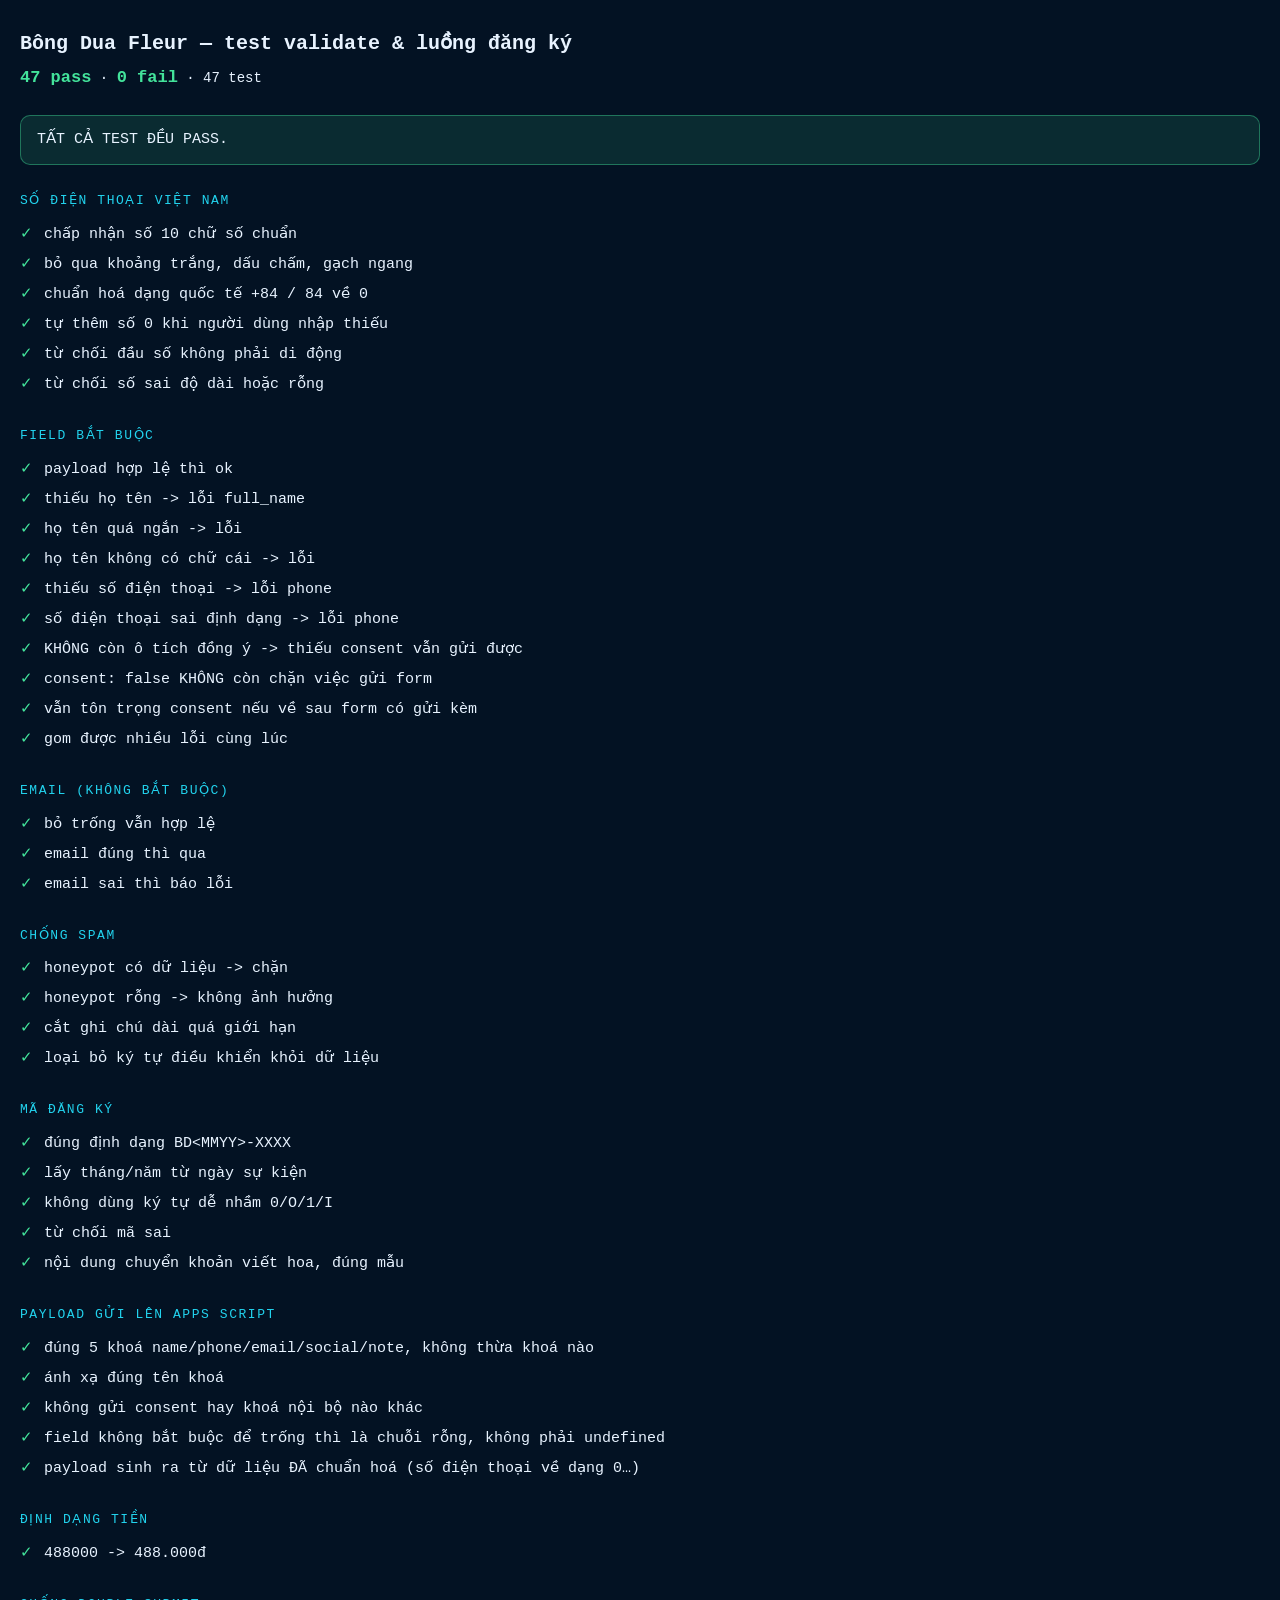
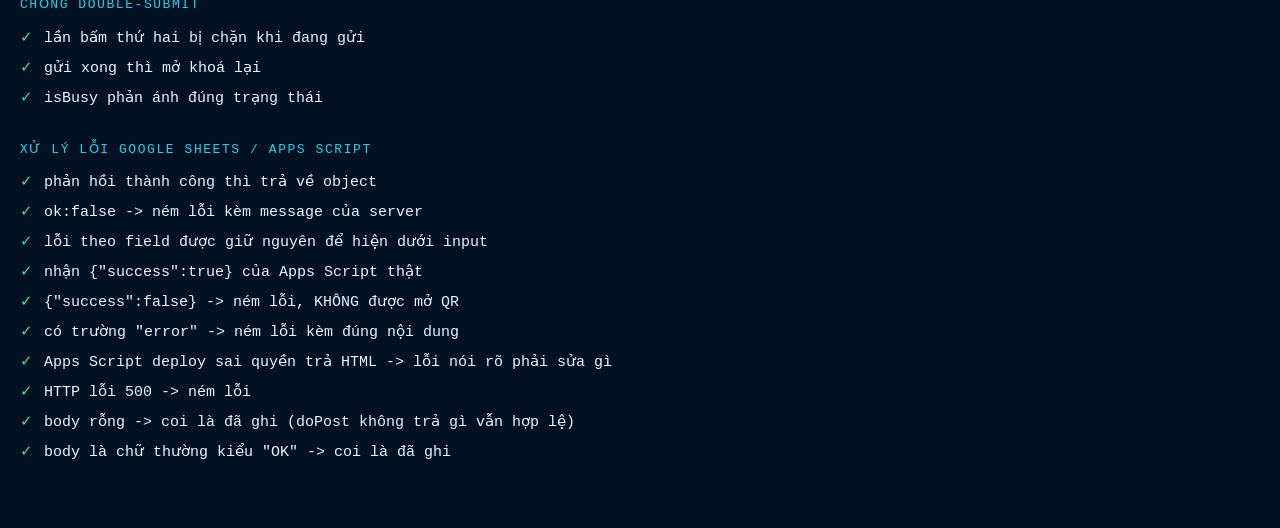
<file: tests/index.html>
<!DOCTYPE html>
<html lang="vi">
<head>
<meta charset="utf-8">
<meta name="viewport" content="width=device-width, initial-scale=1">
<title>Test — Bông Dua Fleur</title>
<style>
  :root { color-scheme: dark; }
  body { margin: 0; padding: 28px 20px 60px; background: #031223; color: #E8F3FF;
         font: 15px/1.6 ui-monospace, Consolas, monospace; }
  h1 { font-size: 20px; margin: 0 0 4px; }
  .sum { margin: 0 0 24px; font-size: 14px; }
  .sum b { font-size: 17px; }
  .pass { color: #43E39B; } .fail { color: #FF8FA0; }
  h2 { font-size: 13px; letter-spacing: .12em; text-transform: uppercase;
       color: #22D3EE; margin: 26px 0 8px; font-weight: 500; }
  ul { list-style: none; padding: 0; margin: 0; }
  li { padding: 3px 0 3px 24px; position: relative; }
  li::before { position: absolute; left: 0; }
  li.ok::before { content: '✓'; color: #43E39B; }
  li.no::before { content: '✕'; color: #FF8FA0; }
  .msg { display: block; color: #FF8FA0; padding-left: 2px; font-size: 13px; }
  #banner { padding: 12px 16px; border-radius: 10px; margin-bottom: 20px; font-size: 15px; }
  #banner.ok { background: rgba(67,227,155,.12); border: 1px solid rgba(67,227,155,.4); }
  #banner.no { background: rgba(255,143,160,.12); border: 1px solid rgba(255,143,160,.4); }
</style>
</head>
<body>
<h1>Bông Dua Fleur — test validate &amp; luồng đăng ký</h1>
<p class="sum" id="sum">Đang chạy…</p>
<div id="banner"></div>
<div id="out"></div>

<script src="../assets/js/validate.js"></script>
<script src="spec.js"></script>
<script>
(function () {
  var results = window.BongDuaSpec.run(window.BongDuaValidate);
  var pass = results.filter(function (r) { return r.ok; }).length;
  var fail = results.length - pass;

  document.getElementById('sum').innerHTML =
    '<b class="pass">' + pass + ' pass</b> · ' +
    '<b class="' + (fail ? 'fail' : 'pass') + '">' + fail + ' fail</b> · ' +
    results.length + ' test';

  var banner = document.getElementById('banner');
  banner.className = fail ? 'no' : 'ok';
  banner.textContent = fail
    ? 'CÓ TEST HỎNG — xem chi tiết bên dưới.'
    : 'TẤT CẢ TEST ĐỀU PASS.';

  var out = document.getElementById('out');
  var groups = [];
  results.forEach(function (r) { if (groups.indexOf(r.group) < 0) groups.push(r.group); });

  groups.forEach(function (g) {
    var h = document.createElement('h2');
    h.textContent = g;
    out.appendChild(h);
    var ul = document.createElement('ul');
    results.filter(function (r) { return r.group === g; }).forEach(function (r) {
      var li = document.createElement('li');
      li.className = r.ok ? 'ok' : 'no';
      li.textContent = r.name;
      if (!r.ok) {
        var s = document.createElement('span');
        s.className = 'msg';
        s.textContent = '↳ ' + r.message;
        li.appendChild(s);
      }
      ul.appendChild(li);
    });
    out.appendChild(ul);
  });

  // Cho công cụ tự động đọc kết quả
  window.__testSummary = { total: results.length, pass: pass, fail: fail,
    failures: results.filter(function (r) { return !r.ok; }) };
  document.title = (fail ? '✕ ' : '✓ ') + pass + '/' + results.length + ' — Test Bông Dua';
})();
</script>
</body>
</html>
</file>
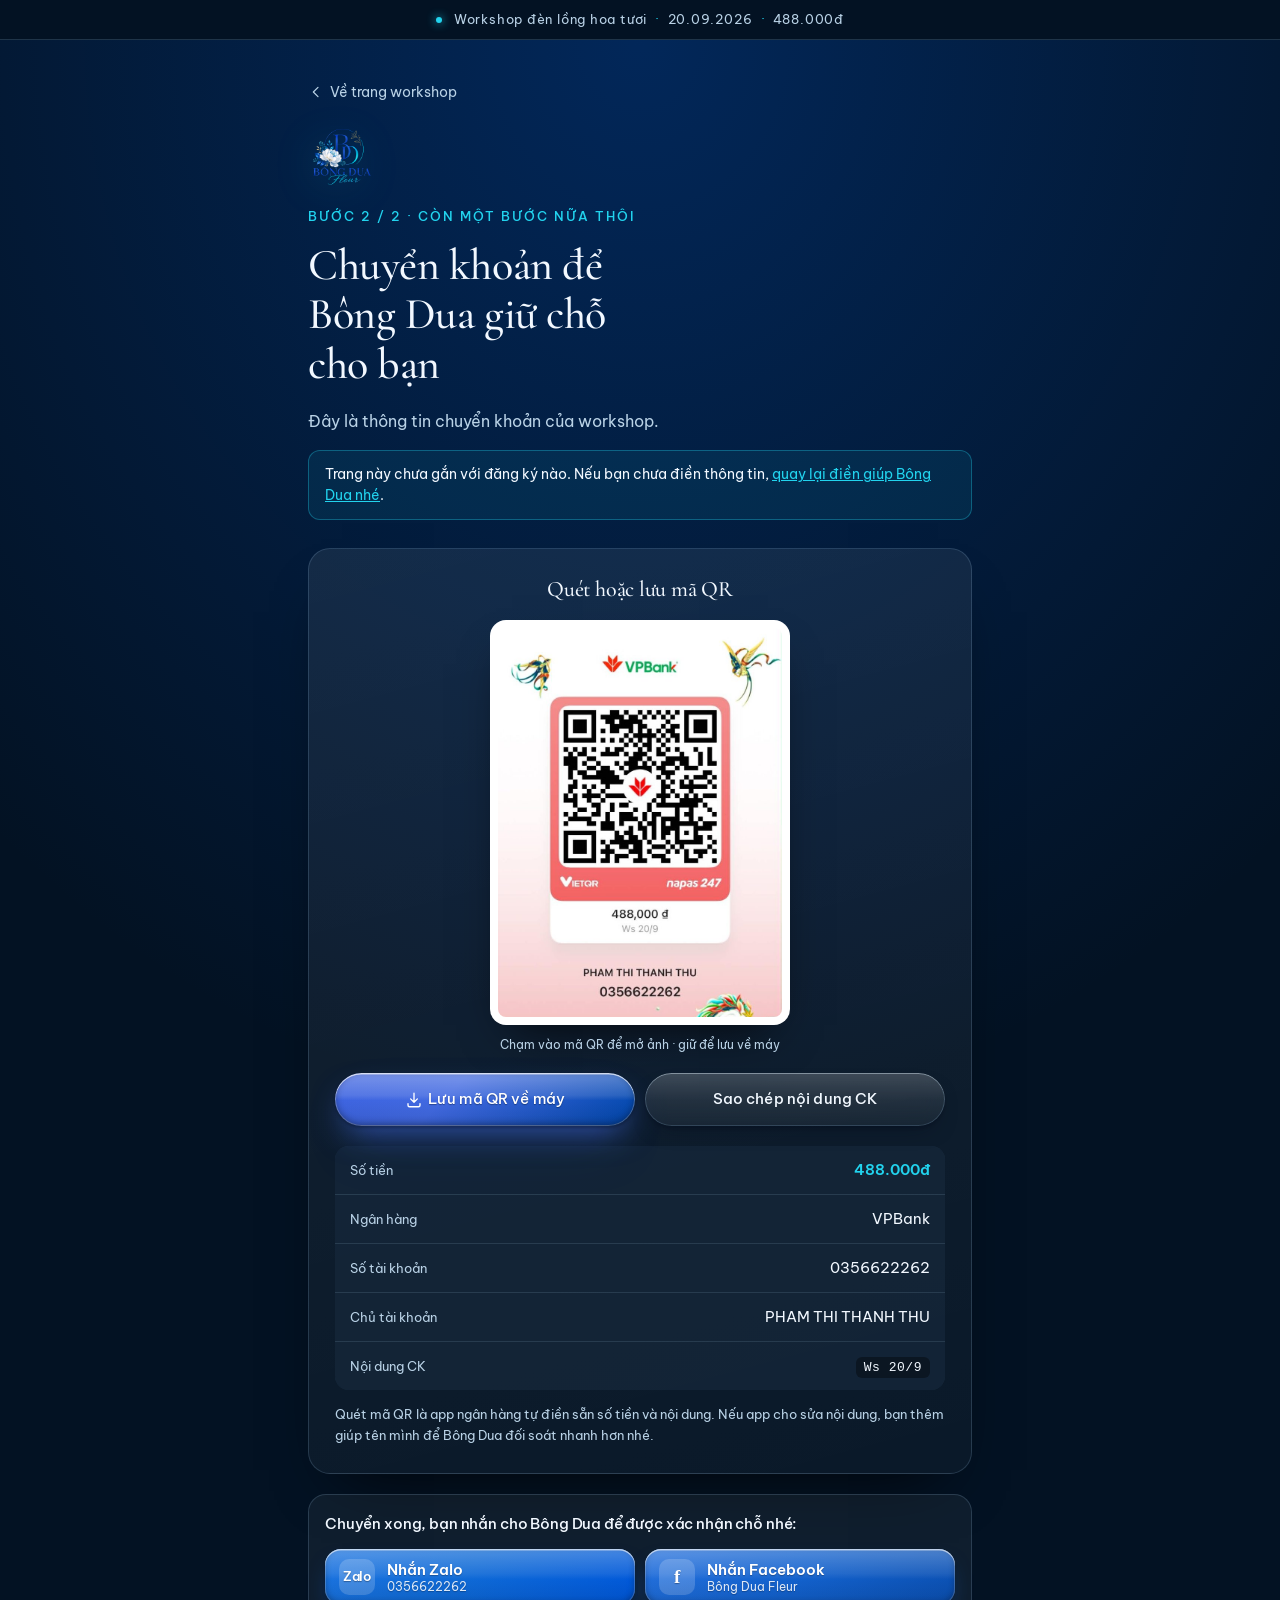
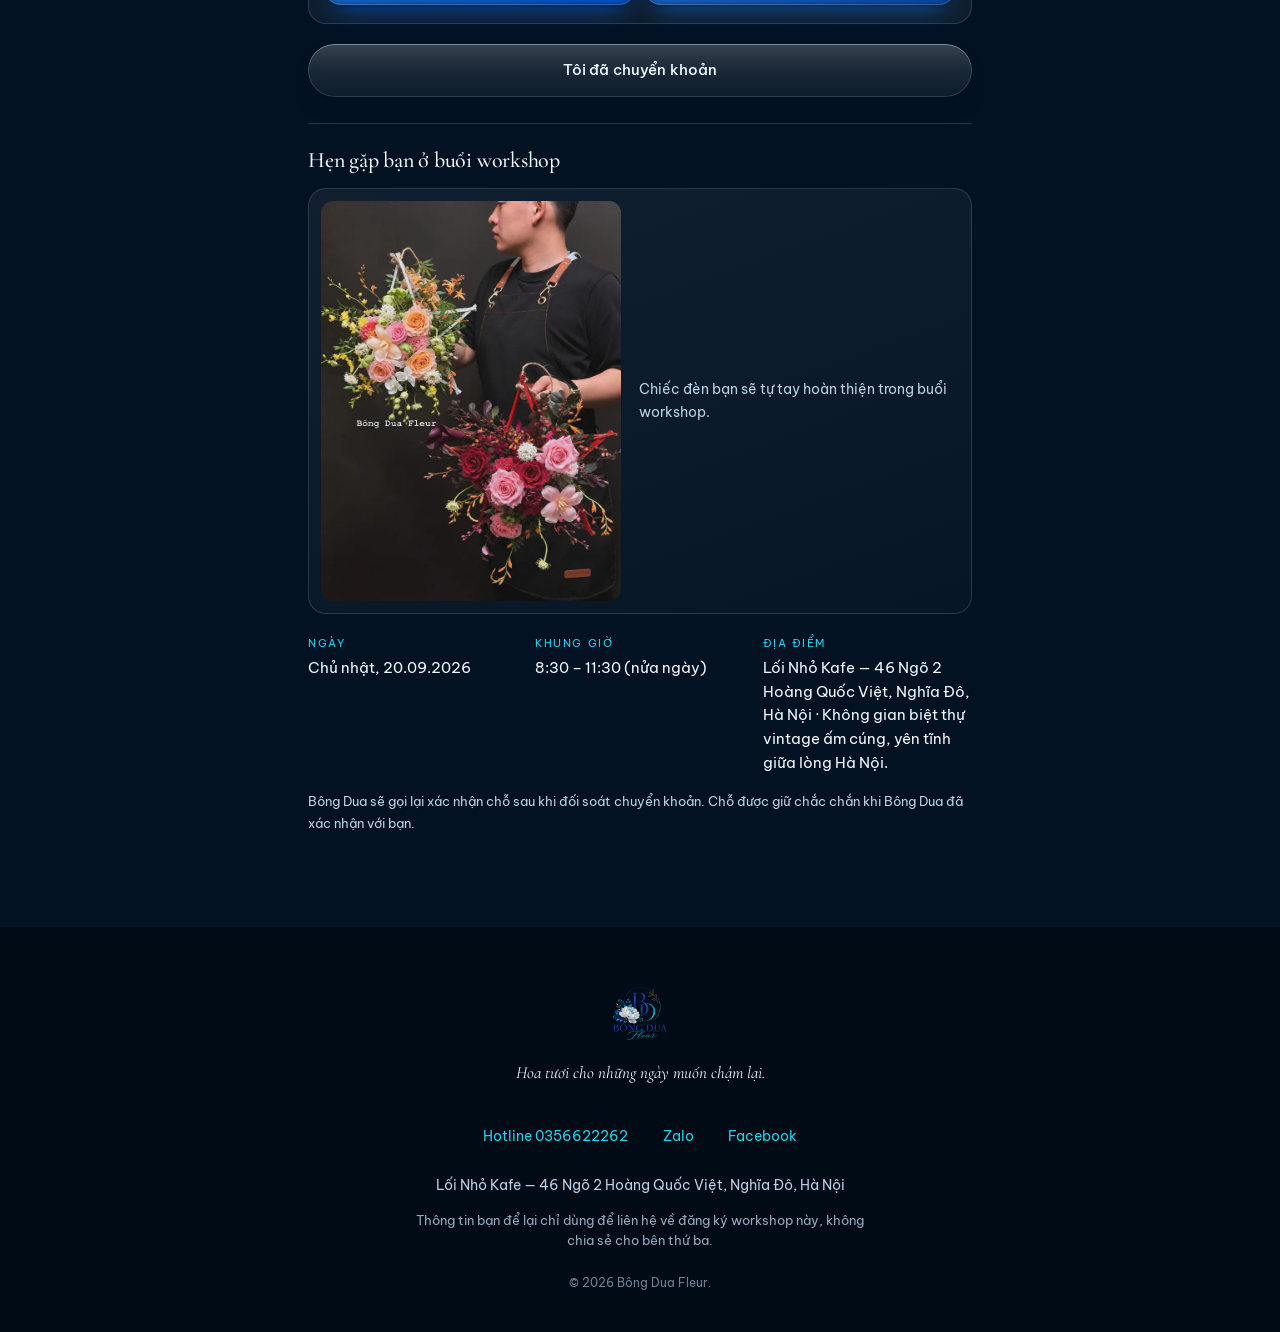
<file: thanh-toan.html>
<!DOCTYPE html>
<html lang="vi">
<head>
<meta charset="utf-8">
<meta name="viewport" content="width=device-width, initial-scale=1, viewport-fit=cover">
<title>Chuyển khoản giữ chỗ · Workshop đèn lồng hoa tươi — Bông Dua Fleur</title>
<meta name="description" content="Thông tin chuyển khoản 488.000đ giữ chỗ workshop đèn lồng hoa tươi Bông Dua Fleur ngày 20.09.2026.">
<meta name="theme-color" content="#031223">
<!-- Trang cá nhân hoá cho từng khách, không cần Google lập chỉ mục. -->
<meta name="robots" content="noindex, nofollow">

<link rel="icon" href="assets/img/logo-400.png" type="image/png">
<link rel="apple-touch-icon" href="assets/img/logo-400.png">

<link rel="preconnect" href="https://fonts.googleapis.com">
<link rel="preconnect" href="https://fonts.gstatic.com" crossorigin>
<link href="https://fonts.googleapis.com/css2?family=Be+Vietnam+Pro:wght@300;400;500;600&family=Cormorant+Garamond:wght@400;500;600&display=swap" rel="stylesheet">

<link rel="preload" as="image" href="assets/img/payment-qr-760.jpg" fetchpriority="high">
<link rel="stylesheet" href="assets/css/styles.css">
</head>
<body class="paybody">

<a class="skip-link" href="#pay-qr">Bỏ qua, tới mã QR</a>

<div class="announce" role="region" aria-label="Thông tin nhanh về workshop">
  <p>
    <span class="announce__dot" aria-hidden="true"></span>
    Workshop đèn lồng hoa tươi
    <span class="announce__sep" aria-hidden="true">·</span>
    <span data-cfg="event.dateShort">20.09.2026</span>
    <span class="announce__sep" aria-hidden="true">·</span>
    <span data-cfg="event.priceLabel">488.000đ</span>
  </p>
</div>

<main class="paypage">
  <div class="wrap wrap--narrow">

    <a class="paypage__back" href="index.html">
      <svg viewBox="0 0 24 24" aria-hidden="true" focusable="false"><path d="M15 5l-7 7 7 7"/></svg>
      Về trang workshop
    </a>

    <header class="paypage__head">
      <img class="paypage__logo" src="assets/img/logo-400.png" srcset="assets/img/logo-400.png 400w" sizes="76px" width="1254" height="1254" alt="Bông Dua Fleur">
      <p class="eyebrow">Bước 2 / 2 <span aria-hidden="true">·</span> Còn một bước nữa thôi</p>
      <h1 class="paypage__title">Chuyển khoản để Bông&nbsp;Dua giữ chỗ cho bạn</h1>
      <p class="paypage__hello" id="pay-hello"></p>

      <p class="paypage__alert" id="no-booking" hidden>
        Trang này chưa gắn với đăng ký nào. Nếu bạn chưa điền thông tin,
        <a href="index.html#dang-ky">quay lại điền giúp Bông Dua nhé</a>.
      </p>

      <p class="paypage__alert paypage__alert--demo" id="demo-note" hidden>
        <strong>Chế độ thử:</strong> đăng ký vừa rồi chưa được ghi vào Google Sheets.
      </p>
    </header>

    <!-- ═══════════════════════════════ MÃ QR ═══════════════════════════ -->
    <section class="paycard" aria-labelledby="qr-title">
      <h2 class="paycard__title" id="qr-title">Quét hoặc lưu mã QR</h2>

      <div class="pay__qr" id="pay-qr"></div>

      <div class="paypage__actions">
        <button class="btn btn--primary btn--glow" type="button" id="save-qr" hidden>
          <svg viewBox="0 0 24 24" aria-hidden="true" focusable="false" class="ic"><path d="M12 3v12m0 0l-4.5-4.5M12 15l4.5-4.5M4 17v2a2 2 0 002 2h12a2 2 0 002-2v-2"/></svg>
          <span class="btn__label">Lưu mã QR về máy</span>
        </button>
        <button class="btn btn--ghost" type="button" id="copy-content">
          <span class="btn__label">Sao chép nội dung CK</span>
        </button>
      </div>

      <dl class="pay__rows">
        <div><dt>Số tiền</dt><dd class="pay__amount"><s class="price-old" data-cfg-row="promo" data-cfg="event.priceOriginal">1.500.000đ</s> <span data-cfg="event.priceLabel">488.000đ</span></dd></div>
        <div id="row-bank"><dt>Ngân hàng</dt><dd id="pay-bank">—</dd></div>
        <div id="row-acc"><dt>Số tài khoản</dt><dd id="pay-acc">—</dd></div>
        <div id="row-name"><dt>Chủ tài khoản</dt><dd id="pay-name">—</dd></div>
        <div><dt>Nội dung CK</dt><dd class="pay__content"><code id="pay-content">—</code></dd></div>
        <div id="row-regid" hidden><dt>Mã giữ chỗ</dt><dd><code id="reg-id">—</code></dd></div>
      </dl>

      <p class="paypage__micro">Quét mã QR là app ngân hàng tự điền sẵn số tiền và nội dung. Nếu app cho sửa nội dung, bạn thêm giúp tên mình để Bông Dua đối soát nhanh hơn nhé.</p>
    </section>

    <!-- ═══════════════════════════════ LIÊN HỆ ═════════════════════════ -->
    <section class="social" id="pay-social" aria-labelledby="social-title">
      <h2 class="social__lead" id="social-title">Chuyển xong, bạn nhắn cho Bông Dua để được xác nhận chỗ nhé:</h2>
      <div class="social__row" id="social-links"></div>
    </section>

    <!-- ═══════════════════════════════ GHI NHẬN ════════════════════════ -->
    <section class="paypage__claim">
      <button class="btn btn--ghost btn--block" type="button" id="claim-btn">
        <span class="btn__label">Tôi đã chuyển khoản</span>
      </button>
      <p class="paypage__claimed" id="claim-msg" hidden></p>
    </section>

    <!-- ═══════════════════════════════ NHẮC LẠI ════════════════════════ -->
    <section class="paypage__recap" aria-labelledby="recap-title">
      <h2 class="paypage__recaptitle" id="recap-title">Hẹn gặp bạn ở buổi workshop</h2>

      <!-- Nhắc lại khách đang trả tiền cho cái gì, ngay lúc họ chuyển khoản. -->
      <figure class="paypage__proof">
        <picture>
          <source type="image/webp" sizes="(min-width: 620px) 300px, 88vw"
            srcset="assets/img/thanh-qua-doi-720.webp 720w, assets/img/thanh-qua-doi-1086.webp 1086w">
          <img src="assets/img/thanh-qua-doi-720.jpg" width="1086" height="1448" loading="lazy" decoding="async"
            sizes="(min-width: 620px) 300px, 88vw"
            srcset="assets/img/thanh-qua-doi-720.jpg 720w, assets/img/thanh-qua-doi-1086.jpg 1086w"
            alt="Người mặc tạp dề cầm hai chiếc đèn lồng ngôi sao hoa tươi, một chiếc tông cam hồng và một chiếc tông đỏ mận.">
        </picture>
        <figcaption>Chiếc đèn bạn sẽ tự tay hoàn thiện trong buổi workshop.</figcaption>
      </figure>
      <dl class="paypage__recaplist">
        <div><dt>Ngày</dt><dd data-cfg="event.dateLabel">Chủ nhật, 20.09.2026</dd></div>
        <div><dt>Khung giờ</dt><dd data-cfg="info.time">Nửa ngày</dd></div>
        <div><dt>Địa điểm</dt><dd data-cfg="info.place">Café tại Hà Nội</dd></div>
      </dl>
      <p class="paypage__recapnote">Bông Dua sẽ gọi lại xác nhận chỗ sau khi đối soát chuyển khoản. Chỗ được giữ chắc chắn khi Bông Dua đã xác nhận với bạn.</p>
    </section>

  </div>
</main>

<footer class="footer">
  <div class="wrap">
    <img class="footer__logo" src="assets/img/logo-400.png" width="1254" height="1254" loading="lazy" alt="Bông Dua Fleur">
    <p class="footer__tag">Hoa tươi cho những ngày muốn chậm lại.</p>
    <ul class="footer__links" id="footer-links"></ul>
    <p class="footer__fallback" id="footer-fallback"></p>
    <p class="footer__addr" id="footer-addr"></p>
    <p class="footer__privacy">Thông tin bạn để lại chỉ dùng để liên hệ về đăng ký workshop này, không chia sẻ cho bên thứ ba.<span id="privacy-link"></span></p>
    <p class="footer__copy">© 2026 Bông Dua Fleur.</p>
  </div>
</footer>

<script src="assets/js/config.js"></script>
<script src="assets/js/validate.js"></script>
<script src="assets/js/core.js"></script>
<script src="assets/js/payment.js"></script>
</body>
</html>
</file>
<file: assets/css/styles.css>
/* ==========================================================================
   BÔNG DUA FLEUR — Landing page workshop đèn lồng hoa tươi
   Mobile-first. Viết cho 360px trước, mở rộng dần lên desktop.
   ========================================================================== */

/* ---------------------------------------------------------------- TOKENS */
:root {
  /* Bảng màu bắt buộc */
  --royal:      #4169E1;
  --cobalt:     #0047AB;
  --aqua:       #22D3EE;
  --aqua-deep:  #0A6E85;   /* aqua hạ sáng đủ để đạt WCAG AA trên nền pearl (5.3:1) */

  /* Trung tính */
  --pearl:      #F7FBFF;
  --pearl-2:    #EDF4FC;
  --navy:       #031223;
  --navy-2:     #06203A;
  --navy-3:     #0A2E4F;

  /* Chữ */
  --ink:        #0B2135;   /* trên nền sáng */
  --ink-soft:   #3D5B72;
  --snow:       #F2F8FF;   /* trên nền tối */
  --snow-soft:  #B9D2E6;

  --gold:       #D8B26A;   /* chỉ dùng ở chi tiết rất nhỏ */

  --line-dark:  rgba(160, 205, 235, .18);
  --line-light: rgba(11, 33, 53, .12);

  /* Typography */
  --f-display: 'Cormorant Garamond', 'Iowan Old Style', 'Times New Roman', Georgia, serif;
  --f-body: 'Be Vietnam Pro', ui-sans-serif, system-ui, 'Segoe UI', Roboto, Arial, sans-serif;

  /* Nhịp */
  --gut: 20px;
  --sec: clamp(64px, 11vw, 132px);
  --maxw: 1180px;
  --r: 16px;

  --ease: cubic-bezier(.22, .68, .3, 1);
}

@media (min-width: 480px) { :root { --gut: 28px; } }
@media (min-width: 900px) { :root { --gut: 48px; } }

/* ----------------------------------------------------------------- RESET */
*, *::before, *::after { box-sizing: border-box; }

html { -webkit-text-size-adjust: 100%; scroll-behavior: smooth; }
@media (prefers-reduced-motion: reduce) { html { scroll-behavior: auto; } }

body {
  margin: 0;
  background: var(--pearl);
  color: var(--ink);
  font-family: var(--f-body);
  font-weight: 400;
  font-size: 16px;
  line-height: 1.65;
  -webkit-font-smoothing: antialiased;
  overflow-x: hidden;
}

img, picture, svg { display: block; max-width: 100%; }
img { height: auto; }

h1, h2, h3 { margin: 0; font-weight: 500; line-height: 1.12; letter-spacing: -0.01em; }
p { margin: 0 0 1em; }
ul, ol, dl, dd { margin: 0; padding: 0; }
li { list-style: none; }

a { color: var(--cobalt); }

button { font: inherit; color: inherit; }

:focus-visible {
  outline: 3px solid var(--aqua);
  outline-offset: 3px;
  border-radius: 6px;
}

.skip-link {
  position: absolute; left: 12px; top: -100px; z-index: 999;
  background: var(--navy); color: var(--snow);
  padding: 12px 18px; border-radius: 10px; text-decoration: none;
  transition: top .18s var(--ease);
}
.skip-link:focus { top: 12px; }

.wrap { width: 100%; max-width: var(--maxw); margin-inline: auto; padding-inline: var(--gut); }
.wrap--narrow { max-width: 760px; }

/* ------------------------------------------------------------ TYPOGRAPHY */
.eyebrow {
  margin: 0 0 14px;
  font-size: clamp(12px, 2.6vw, 12.5px);
  font-weight: 500;
  letter-spacing: .16em;
  text-transform: uppercase;
  color: var(--aqua);
}
.eyebrow--dark { color: var(--aqua-deep); }

.section-title {
  font-family: var(--f-display);
  font-size: clamp(30px, 7.6vw, 54px);
  line-height: 1.1;
  margin: 0 0 .6em;
  max-width: 18ch;
}
.section-title:only-child { margin-bottom: 0; }

/* ---------------------------------------------------------------- BUTTON */
/* Nút được tạo chiều sâu hoàn toàn bằng lớp nền + đổ bóng TĨNH, không animation:
     1. nền gradient xanh (royal -> cobalt), giữ đúng bảng màu thương hiệu
     2. một lớp gloss phủ nửa trên -> ánh sáng đến từ phía trên
     3. viền sáng mảnh chạy quanh mép + gờ sáng đậm hơn ở mép trên
     4. gờ tối ở mép dưới -> nút như dày lên, nổi khỏi mặt phẳng
     5. quầng sáng xanh toả ra ngoài -> tách nút khỏi nền
   Chỉ chuyển động khi rê chuột / nhấn, 220ms. */
.btn {
  display: inline-flex; align-items: center; justify-content: center; gap: .5ch;
  min-height: 52px; padding: 14px 28px;
  border: 0; border-radius: 999px;
  font-size: 15px; font-weight: 500; letter-spacing: .01em;
  text-decoration: none; cursor: pointer;
  position: relative;
  -webkit-tap-highlight-color: transparent;
  transition: transform .22s var(--ease), box-shadow .22s var(--ease),
              background-color .22s var(--ease), filter .22s var(--ease);
}

.btn--primary {
  color: #fff;
  text-shadow: 0 1px 1px rgba(2, 12, 26, .38);
  background:
    /* gloss nửa trên */
    linear-gradient(180deg,
      rgba(255, 255, 255, .30) 0%,
      rgba(255, 255, 255, .12) 42%,
      rgba(255, 255, 255, 0) 52%,
      rgba(2, 12, 26, .10) 100%),
    /* thân nút */
    linear-gradient(135deg, #3D63E0 0%, var(--royal) 38%, var(--cobalt) 100%);
  box-shadow:
    /* gờ sáng mép trên -> nguồn sáng ở trên */
    inset 0 1.5px 0 rgba(255, 255, 255, .58),
    /* viền sáng mảnh quanh nút */
    inset 0 0 0 1px rgba(255, 255, 255, .22),
    /* gờ tối mép dưới -> tạo độ dày */
    inset 0 -2px 6px rgba(2, 12, 26, .40),
    inset 0 -1px 0 rgba(2, 12, 26, .30),
    /* bóng chạm mặt phẳng */
    0 2px 3px rgba(2, 12, 26, .34),
    /* quầng sáng xanh toả ra */
    0 12px 28px -10px rgba(65, 105, 225, .62),
    0 22px 44px -22px rgba(0, 71, 171, .70);
}

/* Nút hành động chính: quầng sáng dày hơn một chút để hút mắt, vẫn tĩnh. */
.btn--primary.btn--glow {
  box-shadow:
    inset 0 1.5px 0 rgba(255, 255, 255, .62),
    inset 0 0 0 1px rgba(255, 255, 255, .26),
    inset 0 -2px 7px rgba(2, 12, 26, .42),
    inset 0 -1px 0 rgba(2, 12, 26, .32),
    0 2px 3px rgba(2, 12, 26, .36),
    0 14px 32px -10px rgba(65, 105, 225, .78),
    0 26px 56px -24px rgba(0, 71, 171, .82);
}

.btn--primary:hover {
  transform: translateY(-2px);
  filter: brightness(1.05) saturate(1.04);
  box-shadow:
    inset 0 1.5px 0 rgba(255, 255, 255, .70),
    inset 0 0 0 1px rgba(255, 255, 255, .30),
    inset 0 -2px 7px rgba(2, 12, 26, .42),
    inset 0 -1px 0 rgba(2, 12, 26, .32),
    0 3px 5px rgba(2, 12, 26, .34),
    0 20px 40px -10px rgba(65, 105, 225, .82),
    0 34px 64px -26px rgba(0, 71, 171, .85);
}

/* Nhấn xuống: nút lún vào, gờ sáng trên mờ đi, bóng ngoài co lại. */
.btn--primary:active {
  transform: translateY(1px);
  filter: brightness(.97);
  box-shadow:
    inset 0 2px 6px rgba(2, 12, 26, .45),
    inset 0 0 0 1px rgba(255, 255, 255, .16),
    inset 0 1px 0 rgba(255, 255, 255, .22),
    0 1px 2px rgba(2, 12, 26, .34),
    0 6px 14px -8px rgba(0, 71, 171, .55);
}

/* Nút phụ: mặt kính mờ, cũng có gờ sáng trên và gờ tối dưới. */
.btn--ghost {
  color: var(--snow);
  background:
    linear-gradient(180deg, rgba(255, 255, 255, .16) 0%, rgba(255, 255, 255, .04) 52%, rgba(2, 12, 26, .06) 100%),
    rgba(255, 255, 255, .05);
  backdrop-filter: blur(10px);
  box-shadow:
    inset 0 1px 0 rgba(255, 255, 255, .28),
    inset 0 0 0 1px rgba(160, 205, 235, .22),
    inset 0 -1px 0 rgba(2, 12, 26, .22),
    0 2px 3px rgba(2, 12, 26, .26),
    0 10px 24px -14px rgba(2, 12, 26, .7);
}
.btn--ghost:hover {
  transform: translateY(-2px);
  box-shadow:
    inset 0 1px 0 rgba(255, 255, 255, .38),
    inset 0 0 0 1px rgba(160, 205, 235, .36),
    inset 0 -1px 0 rgba(2, 12, 26, .22),
    0 3px 5px rgba(2, 12, 26, .28),
    0 16px 32px -14px rgba(2, 12, 26, .8);
}
.btn--ghost:active {
  transform: translateY(1px);
  box-shadow:
    inset 0 2px 6px rgba(2, 12, 26, .35),
    inset 0 0 0 1px rgba(160, 205, 235, .22),
    0 1px 2px rgba(2, 12, 26, .26);
}

.btn--block { width: 100%; }
.btn--sm { min-height: 44px; padding: 10px 20px; font-size: 14px; }

.btn[disabled], .btn[aria-busy="true"] { opacity: .62; pointer-events: none; }
.btn__spin { display: none; width: 17px; height: 17px; border-radius: 50%;
  border: 2px solid rgba(255,255,255,.4); border-top-color: #fff;
  animation: spin .7s linear infinite; }
.btn[aria-busy="true"] .btn__spin { display: block; }
@keyframes spin { to { transform: rotate(360deg); } }

@media (prefers-reduced-motion: reduce) {
  .btn, .btn:hover, .btn:active { transition: none; transform: none; }
  .btn__spin { animation-duration: 2s; }
}

/* ------------------------------------------------------------ THẺ ƯU ĐÃI */
/* Nguyên tắc thiết kế ở đây:
   1. NEO GIÁ — giá gốc phải đọc được (không quá mờ) thì con số 488.000đ mới
      có ý nghĩa. Nhưng nó nhỏ và gạch ngang để mắt dừng ở giá thật.
   2. MỘT ĐIỂM NHÌN DUY NHẤT — chỉ số tiền được to. Mọi thứ khác nhường chỗ.
   3. GIẢM GIÁ NÓI BẰNG % — "−67%" đập vào mắt nhanh hơn "tiết kiệm 1.012.000đ",
      nên % đứng trước, số tiền tiết kiệm nói sau ở dòng phụ.
   4. HẠN CHÓT PHẢI CÓ HẬU QUẢ — "còn 14 ngày" chỉ có sức nặng khi kèm câu
      "sau 10.09 giá về 1.500.000đ".
   5. THẺ TỐI TRÊN NỀN SÁNG — đặt thẻ tối giữa section nền pearl tạo tương phản
      mạnh nhất trang, mắt bị hút vào mà không cần màu chói.
   Toàn bộ số liệu do core.js dựng từ config, hết hạn là thẻ tự biến mất. */
.offer {
  position: relative;
  border-radius: 20px;
  padding: 18px 20px 20px;
  color: var(--snow);
  background:
    radial-gradient(120% 100% at 0% 0%, rgba(0, 71, 171, .55) 0%, rgba(6, 27, 49, 0) 60%),
    linear-gradient(160deg, #0A2340 0%, #061B31 100%);
  box-shadow:
    inset 0 1px 0 rgba(255, 255, 255, .14),
    0 2px 4px rgba(2, 12, 26, .3),
    0 18px 44px -22px rgba(0, 71, 171, .7);
}
/* Viền gradient mảnh — cách tạo cảm giác "đắt" mà không cần màu sặc sỡ */
.offer::before {
  content: '';
  position: absolute; inset: 0;
  border-radius: inherit;
  padding: 1px;
  background: linear-gradient(150deg, rgba(34, 211, 238, .75), rgba(65, 105, 225, .35) 45%, rgba(255, 255, 255, .08));
  -webkit-mask: linear-gradient(#000 0 0) content-box, linear-gradient(#000 0 0);
  -webkit-mask-composite: xor;
          mask: linear-gradient(#000 0 0) content-box, linear-gradient(#000 0 0);
          mask-composite: exclude;
  pointer-events: none;
}

.offer__top {
  display: flex; align-items: center; flex-wrap: wrap; gap: 8px 10px;
  margin-bottom: 12px;
}
.offer__pct {
  flex: 0 0 auto;
  padding: 5px 11px;
  border-radius: 999px;
  font-size: 13px; font-weight: 700; letter-spacing: .01em;
  font-variant-numeric: tabular-nums;
  color: #04161F;
  background: linear-gradient(135deg, #7BEBFB 0%, var(--aqua) 100%);
  box-shadow:
    inset 0 1px 0 rgba(255, 255, 255, .6),
    0 6px 16px -8px rgba(34, 211, 238, .9);
}
.offer__label {
  font-size: 12px; font-weight: 500;
  letter-spacing: .1em; text-transform: uppercase;
  color: var(--aqua);
}

.offer__prices {
  display: flex; align-items: baseline; flex-wrap: wrap; gap: 0 10px;
  margin: 0 0 10px;
}
.offer__old {
  font-size: 17px; font-weight: 400;
  color: var(--snow-soft); opacity: .75;
  text-decoration-thickness: 1.5px;
  font-variant-numeric: tabular-nums;
}
.offer__new {
  font-size: clamp(34px, 9vw, 46px);
  font-weight: 600; line-height: 1;
  letter-spacing: -.02em;
  color: #fff;
  font-variant-numeric: tabular-nums;
  /* Quầng sáng quanh con số — đây là thứ mắt phải dừng lại đầu tiên trong
     cả khối. Ba lớp loang dần, cộng một bóng tối mảnh để chữ vẫn tách khỏi
     nền kính khi phía sau rơi vào vùng ảnh sáng. */
  text-shadow:
    0 0 14px rgba(255, 255, 255, .45),
    0 0 34px rgba(34, 211, 238, .55),
    0 0 64px rgba(65, 105, 225, .40),
    0 2px 5px rgba(2, 12, 26, .6);
}
.offer__unit { font-size: 14px; color: var(--snow-soft); }

.offer__note {
  margin: 0 0 12px;
  font-size: 13.5px; line-height: 1.55;
  color: var(--snow-soft);
}

.offer__deadline {
  display: flex; align-items: center; gap: 9px;
  margin: 0;
  padding-top: 12px;
  border-top: 1px solid rgba(160, 205, 235, .16);
  font-size: 13px; font-weight: 500;
  color: var(--aqua);
}
.offer__dot {
  flex: 0 0 auto;
  width: 8px; height: 8px; border-radius: 50%;
  background: var(--aqua);
  box-shadow: 0 0 0 0 rgba(34, 211, 238, .6);
  animation: offer-pulse 2.4s ease-out infinite;
}
@keyframes offer-pulse {
  0%   { box-shadow: 0 0 0 0 rgba(34, 211, 238, .55); }
  70%  { box-shadow: 0 0 0 9px rgba(34, 211, 238, 0); }
  100% { box-shadow: 0 0 0 0 rgba(34, 211, 238, 0); }
}

/* --- Khu vực hành động nằm NGAY TRONG thẻ ---
   Gộp giá, quyền lợi, nút bấm và dòng trấn an vào một khối duy nhất: mắt
   không phải nhảy qua lại giữa "giá ở đây, nút ở kia". Đường kẻ mảnh ngăn
   phần thông tin với phần hành động. */
.offer__act {
  width: 100%;
  margin-top: 11px;
  padding-top: 11px;
  border-top: 1px solid rgba(160, 205, 235, .18);
}
.offer__act .hero__cta { margin-bottom: 9px; }
.offer__act .hero__reassure { margin: 0; font-size: 11.5px; }

/* Dòng ngày / giờ / địa điểm trong thẻ */
.offer__when {
  width: 100%;
  margin: 0 0 10px;
  font-size: 12.5px; line-height: 1.45;
  color: var(--snow-soft);
}
.offer__when span { color: var(--aqua); margin: 0 7px; }

/* --- Hàng quyền lợi trong thẻ --- */
.offer__perks {
  display: flex; flex-wrap: wrap;
  gap: 6px 14px;
  margin: 0;
  padding-top: 12px;
  border-top: 1px solid rgba(160, 205, 235, .16);
  list-style: none;
}
.offer__perks li {
  display: flex; align-items: center; gap: 6px;
  font-size: 12.5px; line-height: 1.35;
  color: var(--snow);
}
.offer__tick {
  flex: 0 0 auto;
  position: relative;
  width: 15px; height: 15px; border-radius: 50%;
  background: linear-gradient(135deg, #7BEBFB 0%, var(--aqua) 100%);
}
.offer__tick::before {
  content: '';
  position: absolute; left: 50%; top: 46%;
  width: 3.5px; height: 7px;
  border: solid #04161F;
  border-width: 0 1.7px 1.7px 0;
  transform: translate(-50%, -50%) rotate(45deg);
}

/* Đếm ngược dạng viên pill, dùng ở bản gọn — nằm cạnh giá cho đỡ tốn dòng */
.offer__deadline--pill {
  padding: 5px 12px 5px 10px;
  border-radius: 999px;
  border: 1px solid rgba(34, 211, 238, .42);
  background: rgba(34, 211, 238, .12);
  align-self: center;
}

/* --- Bản gọn dùng ở banner ---
   Ở đây chiều cao là tài nguyên quý: mỗi pixel thêm vào là nút "Giữ chỗ" tiến
   gần hơn tới mép dưới màn hình. Nên bản này gộp tất cả thành một khối phẳng,
   bỏ đường kẻ ngang, cho hạn chót nằm cùng hàng với giá. */
/* Bản gọn ở banner là chỗ DUY NHẤT trên trang mà kính mờ có ý nghĩa thật:
   phía sau nó là ảnh banner. Nền để trong mờ thay vì đặc, thêm blur +
   saturate -> màu hoa và ánh đèn phía sau ngấm qua thẻ, thẻ hoà vào ảnh chứ
   không phải một khối navy dán đè lên. Ở các thẻ khác (đặt trên nền phẳng)
   vẫn giữ nền đặc, vì kính đặt trên mảng màu phẳng chỉ ra một hộp đục. */
.offer--slim {
  display: flex; flex-wrap: wrap; align-items: baseline;
  gap: 6px 12px;
  padding: 13px 15px 15px;
  border-radius: 20px;
  margin-bottom: 14px;
  background:
    radial-gradient(130% 120% at 0% 0%, rgba(0, 71, 171, .40) 0%, rgba(6, 27, 49, 0) 66%),
    linear-gradient(158deg, rgba(10, 44, 82, .55) 0%, rgba(4, 18, 34, .68) 100%);
  -webkit-backdrop-filter: blur(22px) saturate(1.5);
          backdrop-filter: blur(22px) saturate(1.5);
  box-shadow:
    inset 0 1.5px 0 rgba(255, 255, 255, .22),
    0 2px 4px rgba(2, 12, 26, .35),
    0 20px 46px -24px rgba(0, 0, 0, .9);
}
/* Không có backdrop-filter -> tăng độ đục để chữ vẫn đọc được trên ảnh */
@supports not ((-webkit-backdrop-filter: blur(1px)) or (backdrop-filter: blur(1px))) {
  .offer--slim {
    background:
      radial-gradient(130% 120% at 0% 0%, rgba(0, 71, 171, .5) 0%, rgba(6, 27, 49, 0) 66%),
      linear-gradient(158deg, rgba(8, 36, 68, .92) 0%, rgba(3, 15, 29, .95) 100%);
  }
}
.offer--slim .offer__top { width: 100%; margin-bottom: 4px; gap: 6px 8px; }
.offer--slim .offer__pct { padding: 3px 10px; font-size: 12.5px; }
.offer--slim .offer__label { font-size: 10.5px; letter-spacing: .08em; }
.offer--slim .offer__prices {
  width: 100%; margin-bottom: 0; gap: 4px 10px; align-items: center;
}
.offer--slim .offer__old { font-size: 14.5px; }
.offer--slim .offer__new { font-size: clamp(33px, 8.8vw, 42px); }
.offer--slim .offer__unit { display: none; }
.offer--slim .offer__deadline {
  margin: 0; border: 0;
  font-size: 12px; gap: 7px;
}
.offer--slim .offer__deadline--pill {
  border: 1px solid rgba(34, 211, 238, .42);
  padding: 5px 12px 5px 10px;
}
.offer--slim .offer__perks {
  width: 100%;
  margin-top: 9px; padding-top: 9px;
  gap: 4px 10px;
}
.offer--slim .offer__perks li { font-size: 11px; gap: 5px; }
.offer--slim .offer__tick { width: 13px; height: 13px; }
.offer--slim .offer__tick::before { width: 3px; height: 6px; border-width: 0 1.5px 1.5px 0; }

/* --- Trong phần "Bạn nhận được gì": thẻ tối nổi bật trên nền pearl --- */
.value__offer {
  margin-top: 30px;
  padding: 0;
}
.value__offer .btn { margin-top: 14px; }
.value__price {
  margin: 10px 0 0;
  font-size: 13px;
  color: var(--ink-soft);
  text-align: center;
}

/* --- Trong closing --- */
.closing__offer {
  max-width: 420px;
  margin: 0 auto 24px;
  text-align: left;
}

/* --- Ngay trên form đăng ký --- */
.signup [data-offer] { margin: 22px 0 4px; }

@media (min-width: 620px) {
  .value__offer {
    display: grid;
    grid-template-columns: 1.15fr .85fr;
    align-items: center;
    gap: 22px;
  }
  .value__offer .btn { margin-top: 0; }
  .value__price { grid-column: 2; margin-top: 10px; text-align: left; }
  .value__offer > div:first-child { grid-row: 1 / span 2; }
}

@media (prefers-reduced-motion: reduce) {
  .offer__dot { animation: none; }
}

/* ---------------------------------------------------------- ANNOUNCEMENT */
.announce {
  background: var(--navy);
  color: var(--snow-soft);
  text-align: center;
  padding: 9px var(--gut);
  border-bottom: 1px solid var(--line-dark);
}
.announce p {
  margin: 0;
  font-size: clamp(11.5px, 3vw, 13px);
  letter-spacing: .06em;
}
.announce__dot {
  display: inline-block; width: 6px; height: 6px; border-radius: 50%;
  background: var(--aqua); margin-right: 8px; vertical-align: 1px;
  box-shadow: 0 0 10px var(--aqua);
}
.announce__sep { color: var(--aqua); margin: 0 .5ch; }

/* ------------------------------------------------------------------ HERO */
.hero {
  position: relative;
  background: var(--navy);
  color: var(--snow);
  overflow: hidden;
  isolation: isolate;
}
/* ĐIỆN THOẠI: banner là một BĂNG ẢNH thật ở đầu trang, không bị dìm dưới chữ.
   Ảnh gốc chỉ cao 887px nên nếu ép full-bleed dọc sẽ phải phóng to ~1.8 lần và
   mờ. Cách này vừa nét, vừa cho khách nhìn trọn khung hình đẹp nhất. */
.hero__media {
  position: relative;
  width: 100%;
  /* 2/1 đúng bằng tỉ lệ ảnh gốc -> KHÔNG cắt mất gì, mà lại thấp hơn 16/9
     24px, đủ để nút Giữ chỗ còn nằm trong màn hình đầu. */
  /* 2.1/1 - cắt rất nhẹ so với tỉ lệ gốc 2/1, đổi lấy chỗ cho thẻ ưu đãi
     nay đã chứa cả nút bấm. Chủ thể nằm giữa khung nên không mất gì. */
  aspect-ratio: 2.1 / 1;
  overflow: hidden;
}
.hero__media img {
  width: 100%; height: 100%;
  object-fit: cover;
  object-position: 62% 50%;
}
/* Chỉ vuốt mờ mép dưới cho băng ảnh chảy vào nền navy. */
.hero__scrim {
  position: absolute; inset: 0;
  background: linear-gradient(180deg, rgba(3,18,35,.34) 0%, rgba(3,18,35,0) 26%, rgba(3,18,35,0) 64%, rgba(3,18,35,.96) 100%);
}
.hero__moon { display: none; }

.hero__inner {
  /* static ở mobile để .hero__logo neo theo .hero (đè lên băng ảnh) */
  position: static; z-index: 1;
  width: 100%; max-width: var(--maxw);
  margin-inline: auto;
  padding: 12px var(--gut) 18px;
  display: flex; flex-direction: column; justify-content: center;
}

/* Logo đặt đè lên băng ảnh để không tốn thêm chiều cao của màn hình đầu. */
.hero__logo {
  position: absolute; z-index: 2;
  top: 12px; left: var(--gut);
  width: 56px; height: auto; margin: 0;
  filter: drop-shadow(0 4px 18px rgba(3, 18, 35, .9));
}

.hero__title {
  font-family: var(--f-display);
  font-size: clamp(38px, 11.5vw, 104px);
  line-height: 1.0;
  letter-spacing: -0.015em;
  margin: 0 0 13px;
}
/* Chữ TRẮNG + quầng sáng, không dùng gradient nữa.
   Bản trước tô gradient aqua->royal, nhưng đặt trên ảnh nền tối thì chính chữ
   cũng tối nên bị chìm. Nền đã tối sẵn thì chữ trắng là tương phản cao nhất,
   quầng sáng xanh chỉ để tạo chất lung linh chứ không phải để tạo màu chữ.

   Chữ nay là màu đặc nên dùng thẳng text-shadow được (rẻ hơn filter), và cũng
   không còn rủi ro chữ biến mất ở trình duyệt thiếu background-clip: text. */
.hero__title em {
  /* Font thư pháp Italianno. Đã kiểm: có đủ dấu tiếng Việt (chữ "bằng" hiện
     đúng dấu huyền + dấu á). Nét mảnh và thấp hơn Cormorant nhiều nên phải
     phóng to gần gấp đôi và kéo line-height xuống thì mới cân với dòng trên. */
  font-family: 'Italianno', 'Cormorant Garamond', cursive;
  font-style: normal;
  font-size: clamp(48px, 13.2vw, 104px);
  /* Nét Italianno tràn ra NGOÀI hộp dòng khá nhiều (dấu huyền vươn lên, đuôi
     chữ g kéo xuống ~1.24em trong khi hộp dòng chỉ .8em). Để line-height quá
     thấp là dấu của "bằng" đâm vào đuôi chữ "g" ở dòng trên. Đã đo lại: với
     line-height 1.0 + đẩy xuống .14em thì hai dòng không chạm nhau nữa. */
  line-height: 1.0;
  letter-spacing: .01em;
  display: inline-block;
  margin-top: .14em;
  color: #fff;
  text-shadow:
    /* quầng sáng: sát chữ -> loang rộng dần */
    0 0 16px rgba(34, 211, 238, .55),
    0 0 40px rgba(34, 211, 238, .32),
    0 0 72px rgba(65, 105, 225, .30),
    /* bóng tối mảnh để chữ vẫn đọc được khi rơi vào vùng ảnh sáng */
    0 2px 4px rgba(3, 18, 35, .55);
}

.hero__sub {
  font-size: clamp(14.5px, 3.9vw, 19px);
  color: var(--snow-soft);
  max-width: 46ch;
  margin: 0 0 10px;
}

/* Nhãn dài chỉ hiện từ tablet trở lên, để hai nút vừa một hàng trên điện thoại. */
.wide-only { display: none; }
@media (min-width: 720px) { .wide-only { display: inline; } }

.hero__cta { display: flex; gap: 10px; margin-bottom: 14px; }
.hero__cta .btn { white-space: nowrap; }
.hero__cta .btn--primary { flex: 1 1 auto; min-width: 0; padding-inline: 18px; }
.hero__cta .btn--ghost { flex: 0 0 auto; padding-inline: 18px; }

.hero__reassure {
  margin: 0;
  font-size: 12.5px; line-height: 1.6;
  color: var(--snow-soft);
}

/* TỪ TABLET TRỞ LÊN: banner đủ rộng để làm nền toàn màn hình, chữ đặt đè lên. */
@media (min-width: 720px) {
  .hero { display: grid; }
  .hero__media {
    position: absolute; inset: 0;
    aspect-ratio: auto;
    z-index: 0;
  }
  /* Cô gái và chiếc đèn hoa nằm hơi lệch phải -> đẩy khung sang phải để chữ
     bên trái không đè lên chủ thể. */
  .hero__media img { object-position: 35% 50%; }
  /* Bóng dồn về bên trái - nơi có chữ. Bên phải để sáng cho thấy rõ vòm hoa. */
  .hero__scrim {
    background:
      linear-gradient(100deg, rgba(3,18,35,.92) 0%, rgba(3,18,35,.74) 32%, rgba(3,18,35,.18) 60%, rgba(3,18,35,.26) 100%),
      linear-gradient(180deg, rgba(3,18,35,.34) 0%, rgba(3,18,35,0) 30%, rgba(3,18,35,.64) 100%);
  }
  .hero__moon { display: block; }
  .hero__inner {
    position: relative;
    grid-area: 1 / 1;
    padding: 56px var(--gut) 72px;
    min-height: min(92svh, 860px);
    max-width: min(var(--maxw), 100%);
  }
  .hero__logo { position: static; width: 96px; margin: 0 0 22px; }
  .hero__cta { gap: 12px; }
  .hero__cta .btn--primary, .hero__cta .btn--ghost { flex: 0 0 auto; padding-inline: 28px; }
  .hero__sub { max-width: 44ch; }
  /* Chữ nằm đè lên ảnh -> dùng bóng chữ thay vì dìm cả tấm ảnh cho tối. */
  .hero__inner :where(h1, p, dt, dd) {
    text-shadow: 0 1px 2px rgba(3, 18, 35, .6), 0 2px 22px rgba(3, 18, 35, .8);
  }
}

/* -------------------------------------------------------------- HERO CHIP */
/* Thẻ nhỏ khoe thành quả ngay ở banner: khách hiểu buổi này làm ra cái gì.
   Ẩn dưới 1080px để không chen vào chữ và không đẩy CTA xuống dưới fold. */
.hero__chip { display: none; }

@media (min-width: 1080px) {
  /* Chừa hẳn một cột bên phải cho chip, chữ không bao giờ chạy xuống dưới nó. */
  .hero__inner { padding-right: calc(var(--gut) + 300px); }
  .hero__chip {
    display: flex; align-items: center; gap: 14px;
    position: absolute; z-index: 2;
    right: max(var(--gut), calc((100vw - var(--maxw)) / 2));
    bottom: 46px;
    width: 268px;
    padding: 12px;
    background: rgba(3, 18, 35, .62);
    border: 1px solid var(--line-dark);
    border-radius: 18px;
    backdrop-filter: blur(14px);
    box-shadow: 0 24px 50px -26px rgba(0, 0, 0, .9);
  }
  .hero__chip img {
    width: 74px; height: 92px; flex: 0 0 auto;
    object-fit: cover; object-position: 50% 46%;
    border-radius: 12px;
  }
  .hero__chip p { margin: 0; font-size: 12.5px; line-height: 1.45; color: var(--snow-soft); }
  .hero__chip strong {
    display: block; margin-bottom: 3px;
    font-size: 14px; font-weight: 500; color: var(--snow);
  }
}

/* ------------------------------------------------------------------ ACTS */
.acts { background: var(--pearl-2); padding: var(--sec) 0; }
/* Tiêu đề này ngắn, bỏ giới hạn 18ch của .section-title để nó nằm gọn một dòng
   trên desktop. Trên điện thoại vẫn tự xuống dòng theo bề ngang màn hình. */
.acts .section-title { max-width: none; }
.acts__list { display: grid; gap: 44px; margin-top: 40px; }

.act__fig { margin: 0 0 18px; }
.act__fig img {
  width: 100%; border-radius: var(--r);
  aspect-ratio: 4 / 5; object-fit: cover; object-position: 50% 34%;
  box-shadow: 0 22px 44px -30px rgba(11, 33, 53, .55);
}
.act__no {
  display: block;
  font-family: var(--f-display);
  font-size: 30px; line-height: 1;
  color: var(--aqua-deep);
  margin-bottom: 6px;
}
.act__text h3 {
  font-family: var(--f-display);
  font-size: clamp(23px, 6vw, 30px);
  margin: 0 0 .4em;
}
.act__text p { color: var(--ink-soft); font-size: 15.5px; margin: 0; }

@media (min-width: 900px) {
  .acts__list { grid-template-columns: repeat(3, 1fr); gap: 34px; }
  .act__fig img { aspect-ratio: 3 / 4; }
}

/* ----------------------------------------------------------------- PROOF */
.proof {
  background:
    radial-gradient(120% 80% at 80% 0%, rgba(0,71,171,.38) 0%, rgba(3,18,35,0) 60%),
    var(--navy);
  color: var(--snow);
  padding: var(--sec) 0;
}
.proof .section-title { color: var(--snow); }
.proof__text p:not(.eyebrow):not(.proof__note) { color: var(--snow-soft); font-size: 15.5px; max-width: 44ch; }
.proof__note { color: var(--snow); font-style: italic; font-family: var(--f-display); font-size: 19px; max-width: 40ch; }

.proof__grid { display: grid; gap: 34px; }

/* Hai ảnh thành quả đặt cạnh nhau: đây chính là bằng chứng cho câu "mỗi chiếc
   một dáng". Một ảnh thì khách chỉ thấy "chiếc đèn"; hai ảnh khác tông màu thì
   khách hiểu ngay chiếc của mình sẽ là chiếc thứ ba, không giống hai chiếc kia. */
.proof__figs {
  display: grid;
  gap: 14px;
}
@media (min-width: 500px) {
  .proof__figs { grid-template-columns: 1fr 1fr; }
}

.proof__fig {
  margin: 0;
  background:
    radial-gradient(70% 60% at 50% 42%, rgba(34,211,238,.14) 0%, rgba(3,18,35,0) 72%),
    linear-gradient(160deg, rgba(255,255,255,.06), rgba(255,255,255,.02));
  border: 1px solid var(--line-dark);
  border-radius: var(--r);
  padding: 14px;
}
/* object-fit: contain -> không bao giờ cắt mất cánh ngôi sao */
.proof__fig img {
  width: 100%; height: auto;
  border-radius: 10px;
  object-fit: contain;
  cursor: zoom-in;
}
.proof__fig figcaption {
  margin-top: 12px; font-size: 12.5px; color: var(--snow-soft); text-align: center;
}

.proof__zoom {
  display: inline-flex; align-items: center; gap: 9px;
  min-height: 46px; padding: 10px 20px 10px 16px;
  background: rgba(255,255,255,.06);
  border: 1px solid var(--line-dark);
  border-radius: 999px;
  color: var(--snow); font-size: 14px; cursor: pointer;
  transition: background-color .2s var(--ease);
}
.proof__zoom:hover { background: rgba(255,255,255,.13); }
.proof__zoom svg { width: 18px; height: 18px; fill: none; stroke: var(--aqua); stroke-width: 1.6; stroke-linecap: round; }

@media (min-width: 900px) {
  /* Cột ảnh rộng hơn cột chữ vì giờ nó chứa hai ảnh. */
  .proof__grid { grid-template-columns: .85fr 1.15fr; gap: 52px; align-items: center; }
  .proof__text { order: 1; }
  .proof__figs { order: 2; }
  .proof__fig { padding: 16px; }
}

/* ----------------------------------------------------------------- VALUE */
.value { background: var(--pearl); padding: var(--sec) 0; }
.value__list { display: grid; gap: 2px; margin-top: 32px; border-top: 1px solid var(--line-light); }
.value__item {
  display: grid; grid-template-columns: 26px 1fr; gap: 14px;
  padding: 20px 0;
  border-bottom: 1px solid var(--line-light);
}
.value__mark {
  width: 26px; height: 26px; border-radius: 50%;
  display: grid; place-items: center;
  background: linear-gradient(140deg, var(--royal), var(--cobalt));
  color: #fff; font-size: 13px; line-height: 1;
  margin-top: 3px;
}
.value__item h3 { font-size: 17px; font-weight: 500; margin: 0 0 3px; font-family: var(--f-body); }
.value__item p { margin: 0; color: var(--ink-soft); font-size: 14.5px; }
.value__item--pending { opacity: .62; }
.value__pending {
  display: inline-block; margin-left: 8px;
  font-size: 11px; letter-spacing: .08em; text-transform: uppercase;
  color: var(--ink-soft); border: 1px solid var(--line-light);
  border-radius: 999px; padding: 1px 8px; vertical-align: 2px;
}
.value__price {
  margin: 30px 0 0; font-size: clamp(16px, 4vw, 19px);
  font-family: var(--f-display);
}
.value__price strong { color: var(--cobalt); font-weight: 600; }

@media (min-width: 760px) { .value__list { grid-template-columns: 1fr 1fr; column-gap: 44px; } }

/* -------------------------------------------------------------- CHECK-IN */
.checkin {
  background:
    radial-gradient(100% 70% at 10% 100%, rgba(0,71,171,.34) 0%, rgba(3,18,35,0) 58%),
    var(--navy);
  color: var(--snow);
  padding: var(--sec) 0;
}
.checkin .section-title { color: var(--snow); }
.checkin__grid { display: grid; gap: 32px; }
.checkin__fig { margin: 0; }
.checkin__fig img {
  width: 100%; border-radius: var(--r);
  aspect-ratio: 3 / 4;
  object-fit: cover; object-position: 50% 50%;
  box-shadow: 0 30px 60px -34px rgba(0,0,0,.9);
}
.checkin__text p:not(.eyebrow):not(.checkin__hint) { color: var(--snow-soft); font-size: 15.5px; max-width: 46ch; }
.checkin__hint {
  margin-top: 20px; padding-left: 14px;
  border-left: 2px solid var(--aqua);
  font-size: 13.5px; color: var(--snow-soft); max-width: 44ch;
}
@media (min-width: 900px) {
  .checkin__grid { grid-template-columns: .92fr 1fr; gap: 56px; align-items: center; }
  .checkin__fig img { aspect-ratio: 3 / 4; }
}

/* --------------------------------------------------------------- GALLERY */
.gallery { background: var(--pearl-2); padding: var(--sec) 0; }
.gallery__grid {
  display: grid; gap: 14px;
  padding: 34px var(--gut) 0;
  max-width: var(--maxw); margin-inline: auto;
}
.gallery__item figure { margin: 0; }
.gallery__item img {
  width: 100%; border-radius: 14px;
  aspect-ratio: 4 / 5; object-fit: cover; object-position: 50% 38%;
  box-shadow: 0 20px 40px -30px rgba(11,33,53,.6);
}
.gallery__item--wide img { aspect-ratio: 3 / 2; object-position: 50% 45%; }
.gallery__item figcaption {
  margin-top: 9px; font-size: 12.5px; color: var(--ink-soft);
  font-family: var(--f-display); font-style: italic; font-size: 15px;
}
@media (min-width: 760px) {
  /* Còn 4 ảnh: ảnh nhóm chiếm trọn hàng trên, 3 ảnh dọc xếp đều hàng dưới.
     Trước đây ảnh ngang chỉ chiếm 4/6 cột — bỏ 2 ảnh là lưới thủng một ô. */
  .gallery__grid { grid-template-columns: repeat(6, 1fr); gap: 18px; }
  .gallery__item { grid-column: span 2; }
  .gallery__item--wide { grid-column: span 6; }
  .gallery__item--wide img { aspect-ratio: 16 / 7; }
}

/* ---------------------------------------------------------------- FOUNDER */
/* Nền phần này cố ý có hai vệt màu rất nhạt. Không phải để trang trí: thẻ kính
   bên dưới dùng backdrop-filter, mà kính đặt trên một mảng màu phẳng thì chẳng
   khác gì một hộp trắng. Có vệt màu phía sau thì mới thấy được độ mờ và khúc xạ
   — đó chính là thứ làm nên cảm giác "kính" của iOS. Màu lấy đúng royal/aqua
   của thương hiệu nên không lạc tông. */
.founder {
  position: relative;
  background: var(--pearl);
  padding: var(--sec) 0;
  overflow: hidden;
  isolation: isolate;
}
.founder::before {
  content: '';
  position: absolute; z-index: -1; inset: 0;
  background:
    radial-gradient(46% 40% at 78% 22%, rgba(65, 105, 225, .16) 0%, rgba(65, 105, 225, 0) 70%),
    radial-gradient(40% 38% at 92% 68%, rgba(34, 211, 238, .16) 0%, rgba(34, 211, 238, 0) 72%),
    radial-gradient(30% 30% at 58% 92%, rgba(0, 71, 171, .10) 0%, rgba(0, 71, 171, 0) 70%);
  pointer-events: none;
}
.founder__grid { display: grid; gap: 30px; }
.founder__fig { margin: 0; max-width: 340px; }
.founder__fig img {
  width: 100%; border-radius: var(--r);
  aspect-ratio: 4 / 5; object-fit: cover; object-position: 50% 26%;
  box-shadow: 0 26px 50px -34px rgba(11,33,53,.6);
}
/* Đặt cụ thể hơn .founder__text > p để không bị ghi đè font-size/màu. */
.founder__name {
  font-size: 13px; letter-spacing: .1em; text-transform: uppercase;
  color: var(--aqua-deep); margin-bottom: 1.2em;
}
/* Thẻ kính kiểu iOS, dùng ĐÚNG tông navy của thẻ ưu đãi để cả trang là một
   hệ vật liệu, không phải hai thứ rời rạc.
   Bản trước để nền trắng trong mờ — đặt trên section nền pearl thì gần như
   tàng hình, chẳng ra thẻ mà cũng chẳng ra kính. Nền tối trên nền sáng mới
   là tương phản, và mới thấy được lớp kính. */
.founder__quote {
  position: relative;
  margin: 0 0 1.6em;
  padding: 24px 26px 26px;
  border-radius: 26px;
  color: var(--snow);
  background:
    radial-gradient(130% 120% at 0% 0%, rgba(0, 71, 171, .45) 0%, rgba(6, 27, 49, 0) 66%),
    linear-gradient(158deg, rgba(10, 44, 82, .90) 0%, rgba(4, 18, 34, .94) 100%);
  -webkit-backdrop-filter: blur(22px) saturate(1.5);
          backdrop-filter: blur(22px) saturate(1.5);
  box-shadow:
    inset 0 1.5px 0 rgba(255, 255, 255, .22),
    0 2px 4px rgba(2, 12, 26, .26),
    0 24px 50px -26px rgba(0, 71, 171, .55),
    0 44px 76px -54px rgba(2, 12, 26, .7);
}
/* Viền gradient mảnh, y hệt thẻ ưu đãi */
.founder__quote::before {
  content: '';
  position: absolute; inset: 0;
  border-radius: inherit;
  padding: 1px;
  background: linear-gradient(150deg, rgba(34, 211, 238, .7), rgba(65, 105, 225, .32) 45%, rgba(255, 255, 255, .08));
  -webkit-mask: linear-gradient(#000 0 0) content-box, linear-gradient(#000 0 0);
  -webkit-mask-composite: xor;
          mask: linear-gradient(#000 0 0) content-box, linear-gradient(#000 0 0);
          mask-composite: exclude;
  pointer-events: none;
}
.founder__quote p {
  position: relative;
  font-family: var(--f-display); font-style: italic;
  font-size: clamp(19px, 4.6vw, 25px); line-height: 1.46;
  color: #fff; margin: 0;
  /* Glow nhẹ hơn hẳn con số giá — đây là đoạn văn dài, sáng quá là nhức mắt. */
  text-shadow:
    0 0 18px rgba(34, 211, 238, .28),
    0 0 46px rgba(65, 105, 225, .20),
    0 2px 4px rgba(2, 12, 26, .5);
}
/* Dấu ngoặc kép chìm phía sau chữ, chỉ đủ thấy để biết đây là lời kể */
.founder__mark {
  position: absolute;
  top: 2px; right: 20px;
  font-family: var(--f-display);
  font-size: 92px; line-height: 1;
  color: var(--aqua);
  opacity: .26;
  pointer-events: none;
  user-select: none;
}

/* Máy không hỗ trợ backdrop-filter thì tăng độ đục để thẻ vẫn ra khối đặc. */
@supports not ((-webkit-backdrop-filter: blur(1px)) or (backdrop-filter: blur(1px))) {
  .founder__quote {
    background:
      radial-gradient(130% 120% at 0% 0%, rgba(0, 71, 171, .5) 0%, rgba(6, 27, 49, 0) 66%),
      linear-gradient(158deg, rgba(9, 40, 75, 1) 0%, rgba(3, 16, 30, 1) 100%);
  }
}

@media (min-width: 620px) {
  .founder__quote { padding: 28px 32px 30px; border-radius: 28px; }
  .founder__mark { font-size: 112px; right: 26px; }
}

@media (min-width: 900px) {
  .founder__grid { grid-template-columns: .8fr 1fr; gap: 56px; align-items: center; }
  .founder__fig { max-width: none; }
}

/* ------------------------------------------------------------------ INFO */
.info { background: var(--pearl); padding: var(--sec) 0; }
.info__grid { margin-top: 30px; border-top: 1px solid var(--line-light); }
.info__row {
  display: grid; gap: 2px;
  padding: 17px 0; border-bottom: 1px solid var(--line-light);
}
.info__row dt {
  font-size: 11px; letter-spacing: .14em; text-transform: uppercase;
  color: var(--aqua-deep);
}
.info__row dd { font-size: 15.5px; color: var(--ink); }
.info__row dd strong { color: var(--cobalt); }
.info__last {
  margin-top: 26px; font-family: var(--f-display); font-size: 20px;
  font-style: italic; color: var(--cobalt);
}
@media (min-width: 720px) {
  .info__row { grid-template-columns: 190px 1fr; gap: 24px; align-items: baseline; }
  .info__row dt { padding-top: 4px; }
}

/* ------------------------------------------------------------------- FAQ */
.faq { background: var(--pearl-2); padding: var(--sec) 0; }
.faq__list { margin-top: 26px; border-top: 1px solid var(--line-light); }
.faq__item { border-bottom: 1px solid var(--line-light); }
.faq__item summary {
  list-style: none; cursor: pointer;
  padding: 19px 40px 19px 0; position: relative;
  font-size: 16px; font-weight: 500; line-height: 1.45;
  min-height: 44px;
}
.faq__item summary::-webkit-details-marker { display: none; }
.faq__item summary::after {
  content: ''; position: absolute; right: 8px; top: 50%;
  width: 11px; height: 11px; margin-top: -7px;
  border-right: 1.8px solid var(--cobalt); border-bottom: 1.8px solid var(--cobalt);
  transform: rotate(45deg); transform-origin: center;
  transition: transform .22s var(--ease);
}
.faq__item[open] summary::after { transform: rotate(-135deg); margin-top: -2px; }
.faq__body { padding: 0 0 20px; }
.faq__body p { color: var(--ink-soft); font-size: 15px; margin: 0 0 .8em; }
.faq__body p:last-child { margin-bottom: 0; }
.faq__body p:empty { display: none; }

/* ---------------------------------------------------------------- SIGNUP */
.signup {
  background:
    radial-gradient(110% 70% at 50% 0%, rgba(0,71,171,.40) 0%, rgba(3,18,35,0) 62%),
    var(--navy);
  color: var(--snow);
  padding: var(--sec) 0 calc(var(--sec) * .8);
  scroll-margin-top: 20px;
}
.signup .section-title { color: var(--snow); }
.signup__lead { color: var(--snow-soft); font-size: 15.5px; max-width: 48ch; }

.signup__demo {
  margin: 0 0 24px; padding: 13px 16px;
  border: 1px dashed rgba(216,178,106,.55);
  border-radius: 12px;
  background: rgba(216,178,106,.08);
  color: #F0DFC0; font-size: 13.5px; line-height: 1.55;
}
.signup__demo code { font-size: 12.5px; background: rgba(0,0,0,.3); padding: 1px 6px; border-radius: 5px; }

.form { margin-top: 30px; display: grid; gap: 18px; }
.field { display: grid; gap: 6px; }
.field label {
  font-size: 13.5px; font-weight: 500; letter-spacing: .02em; color: var(--snow);
}
.field .opt { font-weight: 400; color: var(--snow-soft); }
.field .req { color: var(--aqua); }

.field input[type="text"], .field input[type="tel"], .field input[type="email"], .field textarea {
  width: 100%;
  /* 16px để iOS không tự zoom khi focus */
  font-family: inherit; font-size: 16px; line-height: 1.5;
  color: var(--snow);
  background: rgba(255,255,255,.05);
  border: 1px solid var(--line-dark);
  border-radius: 12px;
  padding: 13px 15px;
  min-height: 50px;
  transition: border-color .18s var(--ease), background-color .18s var(--ease);
}
.field textarea { resize: vertical; min-height: 90px; }
.field input::placeholder, .field textarea::placeholder { color: rgba(185,210,230,.45); }
.field input:focus, .field textarea:focus {
  border-color: var(--aqua); background: rgba(255,255,255,.09);
}
.field input[aria-invalid="true"], .field textarea[aria-invalid="true"] {
  border-color: #FF9BA6; background: rgba(255,120,140,.08);
}

/* Câu đồng ý dùng thông tin: trước đây là ô tích BẮT BUỘC, nhiều khách quên
   tích rồi không gửi được form. Nay là dòng chữ ngay dưới nút gửi — vẫn nói rõ
   nhưng không chặn ai. */
.form__consent {
  margin: 10px auto 0;
  max-width: 46ch;
  font-size: 12px; line-height: 1.6;
  color: var(--snow-soft);
  text-align: center;
}
.form__consent strong { color: var(--snow); font-weight: 500; }

.hint { margin: 0; font-size: 12.5px; color: var(--snow-soft); }
.err { margin: 0; font-size: 13px; color: #FFB3BD; }
.err--form {
  padding: 12px 14px; border-radius: 10px;
  background: rgba(255,120,140,.10); border: 1px solid rgba(255,155,166,.4);
}

.hp { position: absolute; left: -9999px; width: 1px; height: 1px; overflow: hidden; }

.form__note { margin: 4px 0 0; font-size: 12.5px; color: var(--snow-soft); text-align: center; }

/* --------------------------------------------------------------- CLOSING */
.closing {
  background:
    radial-gradient(90% 100% at 50% 100%, rgba(34,211,238,.16) 0%, rgba(3,18,35,0) 65%),
    var(--navy);
  color: var(--snow);
  padding: calc(var(--sec) * .9) 0 var(--sec);
  text-align: center;
  border-top: 1px solid var(--line-dark);
}
.closing__title {
  font-family: var(--f-display);
  font-size: clamp(29px, 7.4vw, 50px);
  line-height: 1.14; margin: 0 auto .7em; max-width: 20ch;
}
.closing__body { color: var(--snow-soft); font-size: 15.5px; max-width: 48ch; margin: 0 auto 1.4em; }
.closing__meta {
  font-size: 13px; letter-spacing: .1em; text-transform: uppercase;
  color: var(--aqua); margin-bottom: 2em;
}
.closing__meta span[aria-hidden] { margin: 0 .6ch; opacity: .6; }

/* ---------------------------------------------------------------- FOOTER */
.footer {
  background: #010B16; color: var(--snow-soft);
  padding: 54px 0 calc(40px + env(safe-area-inset-bottom));
  text-align: center;
  font-size: 13.5px;
}
.footer__logo { width: 64px; height: auto; margin: 0 auto 14px; opacity: .9; }
.footer__tag { font-family: var(--f-display); font-style: italic; font-size: 17px; color: var(--snow); margin-bottom: 1.6em; }
.footer__links { display: flex; flex-wrap: wrap; justify-content: center; gap: 10px 22px; margin-bottom: 16px; }
/* min-width 44px: link ngắn như "Zalo" vẫn phải đủ vùng chạm 44x44. */
.footer__links a {
  color: var(--aqua); text-decoration: none;
  min-height: 44px; min-width: 44px;
  padding-inline: 6px;
  display: inline-flex; align-items: center; justify-content: center;
}
.footer__links a:hover { text-decoration: underline; }
.footer__fallback:empty, .footer__addr:empty { display: none; }
.footer__privacy { max-width: 52ch; margin-inline: auto; font-size: 12.5px; opacity: .8; }
.footer__copy { margin: 22px 0 0; font-size: 12px; opacity: .6; }
.ph { opacity: .55; font-size: 11.5px; }

/* ------------------------------------------------------------- STICKY CTA */
.sticky {
  position: fixed; z-index: 60;
  left: 0; right: 0; bottom: 0;
  display: flex; align-items: center; justify-content: space-between; gap: 14px;
  padding: 11px var(--gut) calc(11px + env(safe-area-inset-bottom));
  background: rgba(3, 18, 35, .93);
  backdrop-filter: blur(14px);
  border-top: 1px solid var(--line-dark);
  transform: translateY(110%);
  transition: transform .28s var(--ease);
}
.sticky.is-on { transform: translateY(0); }
.sticky__info { display: flex; flex-direction: column; line-height: 1.25; min-width: 0; }
.sticky__price { color: var(--snow); font-size: 15.5px; font-weight: 600; white-space: nowrap; }
.sticky__date { color: var(--aqua); font-size: 11.5px; letter-spacing: .1em; text-transform: uppercase; }
.sticky .btn { flex: 0 0 auto; }
@media (min-width: 900px) { .sticky { display: none; } }
@media (prefers-reduced-motion: reduce) { .sticky { transition: none; } }

/* ------------------------------------------------- TRANG CHUYỂN KHOẢN --- */
/* thanh-toan.html là một trang thật, không phải popup: khách dùng điện thoại
   nhiều nên trang riêng đáng tin hơn — bấm Back được, tải lại được, lưu link
   được, và không phụ thuộc việc modal có render kịp hay không. */
.paybody { background: var(--navy); }

.paypage {
  background:
    radial-gradient(120% 70% at 50% 0%, rgba(0, 71, 171, .40) 0%, rgba(3, 18, 35, 0) 62%),
    var(--navy);
  color: var(--snow);
  padding: 22px 0 calc(var(--sec) * .7);
  min-height: 70svh;
}

.paypage__back {
  display: inline-flex; align-items: center; gap: 6px;
  min-height: 44px; margin-bottom: 8px;
  color: var(--snow-soft); font-size: 13.5px; text-decoration: none;
}
.paypage__back:hover { color: var(--snow); }
.paypage__back svg {
  width: 16px; height: 16px; fill: none; stroke: currentColor;
  stroke-width: 1.8; stroke-linecap: round; stroke-linejoin: round;
}

.paypage__head { margin-bottom: 28px; }
.paypage__logo {
  width: 68px; height: auto; margin: 0 0 16px;
  filter: drop-shadow(0 6px 22px rgba(34, 211, 238, .28));
}
.paypage__title {
  font-family: var(--f-display);
  font-size: clamp(28px, 7.4vw, 44px);
  line-height: 1.12;
  margin: 0 0 .45em;
  max-width: 16ch;
}
.paypage__hello {
  font-size: 15.5px; color: var(--snow-soft); margin: 0; max-width: 44ch;
}

.paypage__alert {
  margin: 16px 0 0; padding: 13px 16px;
  border-radius: 12px;
  font-size: 13.5px; line-height: 1.55;
  background: rgba(34, 211, 238, .08);
  border: 1px solid rgba(34, 211, 238, .32);
  color: var(--snow);
}
.paypage__alert a { color: var(--aqua); }
.paypage__alert--demo {
  background: rgba(216, 178, 106, .08);
  border-color: rgba(216, 178, 106, .5);
  color: #F0DFC0;
}

/* --- Thẻ chứa mã QR --- */
.paycard {
  background: linear-gradient(165deg, rgba(255, 255, 255, .07) 0%, rgba(255, 255, 255, .03) 100%);
  border: 1px solid var(--line-dark);
  border-radius: 22px;
  padding: 22px 18px;
  box-shadow: 0 30px 60px -34px rgba(0, 0, 0, .9);
}
.paycard__title {
  font-family: var(--f-display);
  font-size: 22px; margin: 0 0 18px; text-align: center;
  color: var(--snow);
}

.pay__qr {
  display: grid; place-items: center; align-content: center;
  min-height: 260px;
  margin-bottom: 18px;
}
.pay__qrlink {
  display: block; border-radius: 16px;
  transition: transform .2s var(--ease);
}
.pay__qrlink:hover { transform: scale(1.015); }
.pay__qr img {
  width: min(300px, 76vw); height: auto;
  background: #fff; padding: 8px; border-radius: 16px;
  box-shadow: 0 22px 46px -22px rgba(0, 0, 0, .85);
}
.pay__qrhint {
  display: block; margin-top: 10px;
  font-size: 12px; color: var(--snow-soft); text-align: center;
}
.pay__missing {
  width: 100%;
  border: 1px dashed rgba(216, 178, 106, .55);
  background: rgba(216, 178, 106, .08);
  border-radius: 14px; padding: 18px 16px;
  font-size: 13.5px; line-height: 1.6; color: #F0DFC0;
}
.pay__missing strong { display: block; margin-bottom: 5px; color: #FBEBD0; }

.paypage__actions { display: grid; gap: 10px; margin-bottom: 20px; }
.paypage__actions .btn { width: 100%; }
.paypage__actions .ic {
  width: 18px; height: 18px; fill: none; stroke: currentColor;
  stroke-width: 1.8; stroke-linecap: round; stroke-linejoin: round;
}
@media (min-width: 460px) {
  .paypage__actions { grid-template-columns: 1fr 1fr; }
}

.pay__rows {
  display: grid; gap: 1px;
  background: var(--line-dark);
  border-radius: 14px; overflow: hidden;
  margin-bottom: 14px;
}
.pay__rows > div {
  display: flex; align-items: baseline; justify-content: space-between; gap: 14px;
  background: rgba(3, 18, 35, .55); padding: 12px 15px;
}
.pay__rows > div[hidden] { display: none; }
.pay__rows dt { font-size: 12.5px; color: var(--snow-soft); flex: 0 0 auto; }
.pay__rows dd { font-size: 14.5px; text-align: right; word-break: break-word; }
.pay__amount { color: var(--aqua); font-weight: 600; font-size: 17px; }
.pay__content code, #reg-id {
  font-family: ui-monospace, 'SFMono-Regular', Consolas, monospace;
  font-size: 13px; background: rgba(0, 0, 0, .38); padding: 3px 8px; border-radius: 6px;
  letter-spacing: .04em;
}

.paypage__micro { margin: 0; font-size: 12.5px; color: var(--snow-soft); }

/* --- Khối liên hệ --- */
.social {
  margin: 20px 0;
  padding: 18px 16px;
  border-radius: 18px;
  background: rgba(255, 255, 255, .05);
  border: 1px solid var(--line-dark);
}
.social__lead {
  margin: 0 0 14px;
  font-size: 14.5px; font-weight: 500; line-height: 1.5;
  color: var(--snow);
  font-family: var(--f-body);
}
.social__row { display: grid; gap: 10px; }
@media (min-width: 460px) { .social__row { grid-template-columns: 1fr 1fr; } }

/* Nút Zalo / Facebook: cùng ngôn ngữ chiều sâu với nút chính — gờ sáng mép
   trên, viền sáng mảnh, gờ tối mép dưới, quầng sáng theo màu thương hiệu.
   Không animation. */
.social__btn {
  display: flex; align-items: center; gap: 12px;
  min-height: 56px; padding: 10px 14px;
  border-radius: 16px;
  text-decoration: none; color: #fff;
  text-shadow: 0 1px 1px rgba(2, 12, 26, .34);
  position: relative;
  transition: transform .22s var(--ease), box-shadow .22s var(--ease), filter .22s var(--ease);
}
.social__btn::before {
  content: '';
  position: absolute; inset: 0;
  border-radius: inherit;
  background: linear-gradient(180deg,
    rgba(255, 255, 255, .26) 0%,
    rgba(255, 255, 255, .08) 44%,
    rgba(255, 255, 255, 0) 54%,
    rgba(2, 12, 26, .10) 100%);
  pointer-events: none;
}

.social__btn--zalo {
  background: linear-gradient(135deg, #1C74E0 0%, #0F6AD6 44%, #0057D9 100%);
  box-shadow:
    inset 0 1.5px 0 rgba(255, 255, 255, .55),
    inset 0 0 0 1px rgba(255, 255, 255, .20),
    inset 0 -2px 6px rgba(2, 12, 26, .38),
    0 2px 3px rgba(2, 12, 26, .32),
    0 12px 26px -12px rgba(0, 104, 255, .78);
}
.social__btn--fb {
  background: linear-gradient(135deg, #2470DC 0%, #1362CE 46%, #0B4FB0 100%);
  box-shadow:
    inset 0 1.5px 0 rgba(255, 255, 255, .55),
    inset 0 0 0 1px rgba(255, 255, 255, .20),
    inset 0 -2px 6px rgba(2, 12, 26, .38),
    0 2px 3px rgba(2, 12, 26, .32),
    0 12px 26px -12px rgba(24, 119, 242, .78);
}
.social__btn:hover { transform: translateY(-2px); filter: brightness(1.05); }
.social__btn:active { transform: translateY(1px); filter: brightness(.97); }

.social__ic {
  flex: 0 0 auto;
  width: 36px; height: 36px; border-radius: 10px;
  display: grid; place-items: center;
  background: rgba(255, 255, 255, .18);
  font-weight: 600; font-size: 13px; letter-spacing: -.02em;
}
.social__btn--fb .social__ic { font-size: 19px; font-family: Georgia, serif; }
.social__tx { display: flex; flex-direction: column; line-height: 1.25; min-width: 0; }
.social__tx strong { font-size: 14.5px; font-weight: 600; }
.social__tx span { font-size: 12px; opacity: .85; }

@media (prefers-reduced-motion: reduce) {
  .social__btn, .social__btn:hover, .social__btn:active { transition: none; transform: none; }
}

/* --- Nút ghi nhận + nhắc lại --- */
.paypage__claim { margin-bottom: 26px; }
.paypage__claimed {
  margin: 14px 0 0; padding: 13px 15px; border-radius: 12px;
  background: rgba(34, 211, 238, .10); border: 1px solid rgba(34, 211, 238, .35);
  font-size: 13.5px; line-height: 1.6; color: var(--snow);
}

.paypage__recap {
  padding-top: 24px;
  border-top: 1px solid var(--line-dark);
}
.paypage__recaptitle {
  font-family: var(--f-display); font-size: 22px; margin: 0 0 16px;
}
/* Ảnh thành quả trên trang chuyển khoản: nhắc khách đang trả tiền cho cái gì,
   đúng lúc họ cầm điện thoại chuyển khoản. */
.paypage__proof {
  margin: 0 0 20px;
  padding: 12px;
  border-radius: 18px;
  background: linear-gradient(160deg, rgba(255, 255, 255, .06), rgba(255, 255, 255, .02));
  border: 1px solid var(--line-dark);
}
.paypage__proof img {
  width: 100%; height: auto;
  border-radius: 12px;
}
.paypage__proof figcaption {
  margin-top: 10px;
  font-size: 12.5px; color: var(--snow-soft); text-align: center;
}
@media (min-width: 620px) {
  .paypage__proof {
    display: grid; grid-template-columns: 300px 1fr;
    align-items: center; gap: 18px;
  }
  .paypage__proof figcaption { margin-top: 0; text-align: left; font-size: 14px; }
}

.paypage__recaplist { display: grid; gap: 12px; margin-bottom: 16px; }
.paypage__recaplist dt {
  font-size: 11px; letter-spacing: .14em; text-transform: uppercase;
  color: var(--aqua); margin-bottom: 3px;
}
.paypage__recaplist dd { font-size: 14.5px; color: var(--snow); }
.paypage__recapnote { margin: 0; font-size: 13px; color: var(--snow-soft); }

@media (min-width: 560px) {
  .paypage { padding-top: 30px; }
  .paycard { padding: 28px 26px; }
  .paypage__recaplist { grid-template-columns: repeat(3, 1fr); gap: 18px; }
}

@media (prefers-reduced-motion: reduce) {
  .pay__qrlink, .pay__qrlink:hover { transition: none; transform: none; }
}

/* -------------------------------------------------------------- LIGHTBOX */
/* Các rule nền dưới đây trước kia dùng chung với modal QR. Modal đã bị bỏ
   (chuyển thành trang riêng), nên lightbox phải tự khai báo đầy đủ. */
.lightbox { position: fixed; inset: 0; z-index: 100; }
.lightbox[hidden] { display: none; }
.lightbox__backdrop {
  position: absolute; inset: 0;
  background: rgba(1, 8, 16, .82);
  backdrop-filter: blur(6px);
}
.lightbox__close {
  position: absolute; z-index: 2;
  width: 44px; height: 44px; border-radius: 50%;
  display: grid; place-items: center;
  border: 1px solid var(--line-dark);
  cursor: pointer;
}
.lightbox__close svg {
  width: 19px; height: 19px; fill: none; stroke: var(--snow);
  stroke-width: 1.8; stroke-linecap: round;
}

.lightbox__panel {
  position: absolute; left: 50%; top: 50%; transform: translate(-50%, -50%);
  width: min(760px, calc(100vw - 20px));
  max-height: 94svh;
  display: flex; flex-direction: column; align-items: center;
  padding: 10px;
}
.lightbox__panel img {
  width: 100%; height: auto;
  max-height: calc(94svh - 70px);
  object-fit: contain;
  border-radius: 14px;
}
.lightbox__cap { margin: 12px 0 0; font-size: 12.5px; color: var(--snow-soft); text-align: center; }
.lightbox__close { right: 0; top: -6px; background: rgba(255,255,255,.16); }

body.is-locked { overflow: hidden; }

/* ---------------------------------------------------------------- MOTION */
.reveal { opacity: 0; transform: translateY(18px); }
.reveal.is-in {
  opacity: 1; transform: none;
  transition: opacity .5s var(--ease), transform .5s var(--ease);
}
@media (prefers-reduced-motion: reduce) {
  .reveal, .reveal.is-in { opacity: 1; transform: none; transition: none; }
}
</file>
